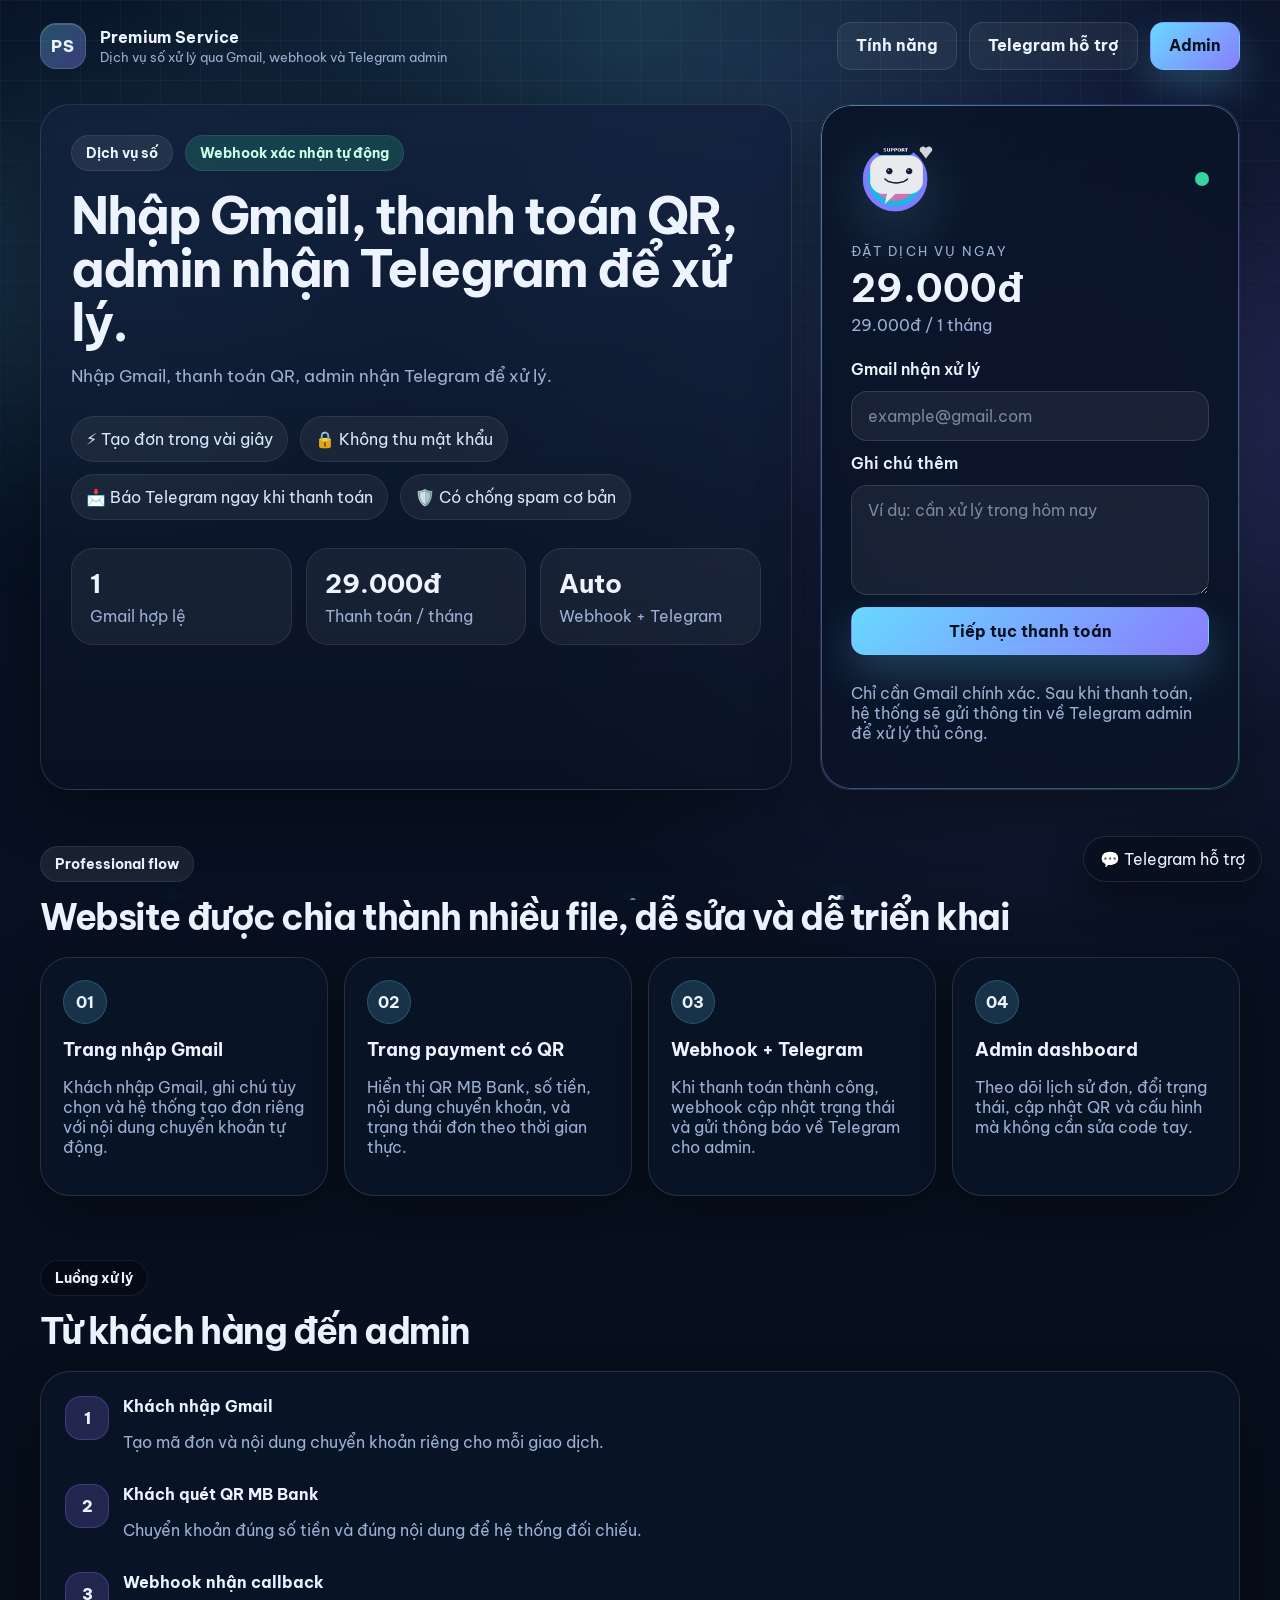
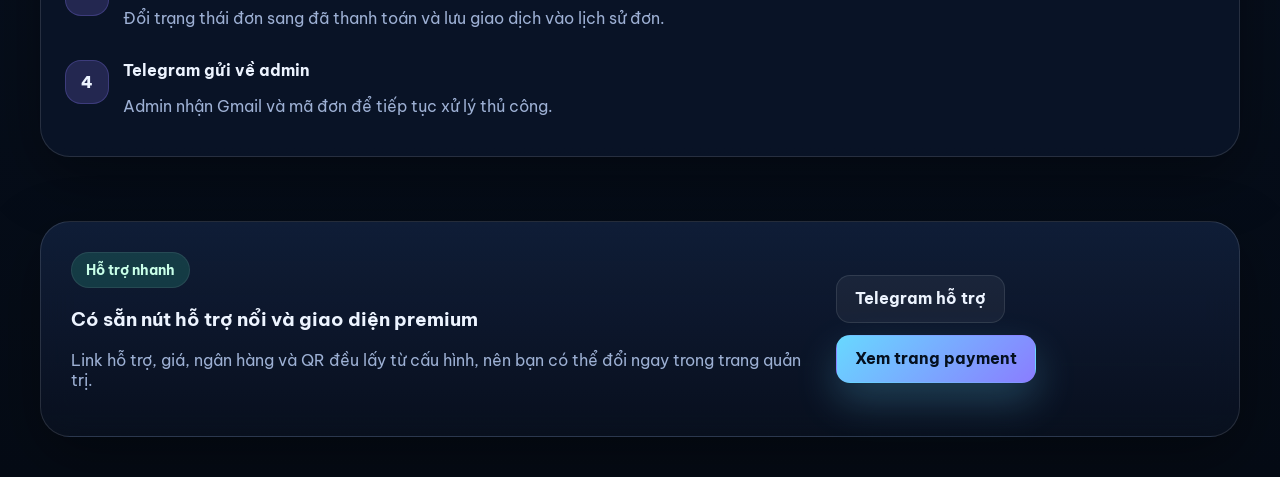
<file: goi-dich-vu-telegram-site/index.html>
<!DOCTYPE html>
<html lang="vi">
<head>
  <meta charset="UTF-8" />
  <meta name="viewport" content="width=device-width, initial-scale=1.0" />
  <title>Premium Service | Đặt dịch vụ qua Gmail</title>
  <meta name="description" content="Website dịch vụ số với quy trình nhập Gmail, thanh toán QR, webhook xác nhận và gửi Telegram cho admin." />
  <link rel="preconnect" href="https://fonts.googleapis.com" />
  <link rel="preconnect" href="https://fonts.gstatic.com" crossorigin />
  <link href="https://fonts.googleapis.com/css2?family=Be+Vietnam+Pro:wght@400;500;600;700;800&display=swap" rel="stylesheet" />
  <link rel="stylesheet" href="css/style.css" />
</head>
<body data-page="landing">
  <div class="page-shell">
    <div class="bg-grid"></div>
    <div class="glow glow-a"></div>
    <div class="glow glow-b"></div>
    <div class="sparkles" id="sparkles"></div>

    <header class="site-header wrap">
      <a class="brand" href="index.html">
        <span class="brand-mark">PS</span>
        <span>
          <strong data-config="site_name">Premium Service</strong>
          <small data-config="site_tagline">Dịch vụ số xử lý qua Gmail, webhook và Telegram admin</small>
        </span>
      </a>
      <nav class="header-actions">
        <a class="ghost-btn" href="#features">Tính năng</a>
        <a class="ghost-btn support-link" href="https://t.me/your_support" target="_blank" rel="noreferrer">Hỗ trợ</a>
        <a class="primary-btn" href="admin.html">Admin</a>
      </nav>
    </header>

    <main>
      <section class="hero wrap">
        <div class="hero-copy card blur-card">
          <div class="hero-badges">
            <span class="badge">Dịch vụ số</span>
            <span class="badge badge-success" data-config="hero_badge">Webhook xác nhận tự động</span>
          </div>
          <h1>Nhập Gmail, thanh toán QR, admin nhận Telegram để xử lý.</h1>
          <p class="lead" data-config="cta_subtitle">Nhập Gmail, thanh toán QR, admin nhận Telegram để xử lý.</p>

          <div class="hero-pills">
            <span>⚡ Tạo đơn trong vài giây</span>
            <span>🔒 Không thu mật khẩu</span>
            <span>📩 Báo Telegram ngay khi thanh toán</span>
            <span>🛡️ Có chống spam cơ bản</span>
          </div>

          <div class="metrics-grid">
            <article class="metric-card">
              <strong>1</strong>
              <span>Gmail hợp lệ</span>
            </article>
            <article class="metric-card">
              <strong data-price-text>29.000đ</strong>
              <span>Thanh toán / tháng</span>
            </article>
            <article class="metric-card">
              <strong>Auto</strong>
              <span>Webhook + Telegram</span>
            </article>
          </div>
        </div>

        <aside class="order-card card gradient-border" id="orderSection">
          <div class="sticker-ring">
            <img class="sticker floating" src="img/sticker-support.png" alt="Sticker hỗ trợ" />
            <span class="pulse-dot"></span>
          </div>
          <p class="eyebrow">Đặt dịch vụ ngay</p>
          <h2 data-price-text>29.000đ</h2>
          <p class="sub-price" data-config="plan_name">29.000đ / 1 tháng</p>

          <form id="orderForm" class="order-form" novalidate>
            <label for="email">Gmail nhận xử lý</label>
            <input id="email" name="email" type="email" placeholder="example@gmail.com" autocomplete="email" required />

            <label for="note">Ghi chú thêm</label>
            <textarea id="note" name="note" rows="3" placeholder="Ví dụ: cần xử lý trong hôm nay"></textarea>

            <input id="websiteTrap" name="website" type="text" autocomplete="off" tabindex="-1" class="trap-field" aria-hidden="true" />

            <button type="submit" class="primary-btn full">Tiếp tục thanh toán</button>
            <p class="form-note">Chỉ cần Gmail chính xác. Sau khi thanh toán, hệ thống sẽ gửi thông tin về Telegram admin để xử lý thủ công.</p>
            <p class="inline-error" id="formError" hidden></p>
          </form>
        </aside>
      </section>

      <section class="overview wrap" id="features">
        <div class="section-head">
          <span class="badge">Professional flow</span>
          <h3>Website được chia thành nhiều file, dễ sửa và dễ triển khai</h3>
        </div>
        <div class="feature-grid">
          <article class="feature-card card">
            <span class="icon-circle">01</span>
            <h4>Trang nhập Gmail</h4>
            <p>Khách nhập Gmail, ghi chú tùy chọn và hệ thống tạo đơn riêng với nội dung chuyển khoản tự động.</p>
          </article>
          <article class="feature-card card">
            <span class="icon-circle">02</span>
            <h4>Trang payment có QR</h4>
            <p>Hiển thị QR MB Bank, số tiền, nội dung chuyển khoản, và trạng thái đơn theo thời gian thực.</p>
          </article>
          <article class="feature-card card">
            <span class="icon-circle">03</span>
            <h4>Webhook + Telegram</h4>
            <p>Khi thanh toán thành công, webhook cập nhật trạng thái và gửi thông báo về Telegram cho admin.</p>
          </article>
          <article class="feature-card card">
            <span class="icon-circle">04</span>
            <h4>Admin dashboard</h4>
            <p>Theo dõi lịch sử đơn, đổi trạng thái, cập nhật QR và cấu hình mà không cần sửa code tay.</p>
          </article>
        </div>
      </section>

      <section class="timeline wrap">
        <div class="section-head">
          <span class="badge badge-dark">Luồng xử lý</span>
          <h3>Từ khách hàng đến admin</h3>
        </div>
        <div class="flow-list card">
          <div class="flow-item">
            <span>1</span>
            <div>
              <strong>Khách nhập Gmail</strong>
              <p>Tạo mã đơn và nội dung chuyển khoản riêng cho mỗi giao dịch.</p>
            </div>
          </div>
          <div class="flow-item">
            <span>2</span>
            <div>
              <strong>Khách quét QR MB Bank</strong>
              <p>Chuyển khoản đúng số tiền và đúng nội dung để hệ thống đối chiếu.</p>
            </div>
          </div>
          <div class="flow-item">
            <span>3</span>
            <div>
              <strong>Webhook nhận callback</strong>
              <p>Đổi trạng thái đơn sang đã thanh toán và lưu giao dịch vào lịch sử đơn.</p>
            </div>
          </div>
          <div class="flow-item">
            <span>4</span>
            <div>
              <strong>Telegram gửi về admin</strong>
              <p>Admin nhận Gmail và mã đơn để tiếp tục xử lý thủ công.</p>
            </div>
          </div>
        </div>
      </section>

      <section class="support wrap">
        <div class="support-card card blur-card">
          <div>
            <span class="badge badge-success">Hỗ trợ nhanh</span>
            <h3>Có sẵn nút hỗ trợ nổi và giao diện premium</h3>
            <p>Link hỗ trợ, giá, ngân hàng và QR đều lấy từ cấu hình, nên bạn có thể đổi ngay trong trang quản trị.</p>
          </div>
          <div class="support-actions">
            <a class="ghost-btn support-link" href="https://t.me/your_support" target="_blank" rel="noreferrer">Nhắn hỗ trợ</a>
            <a class="primary-btn" href="payment.html">Xem trang payment</a>
          </div>
        </div>
      </section>
    </main>

    <a class="floating-support support-link" href="https://t.me/your_support" target="_blank" rel="noreferrer">💬 Hỗ trợ ngay</a>
  </div>
  <script src="js/app.js"></script>
</body>
</html>
</file>
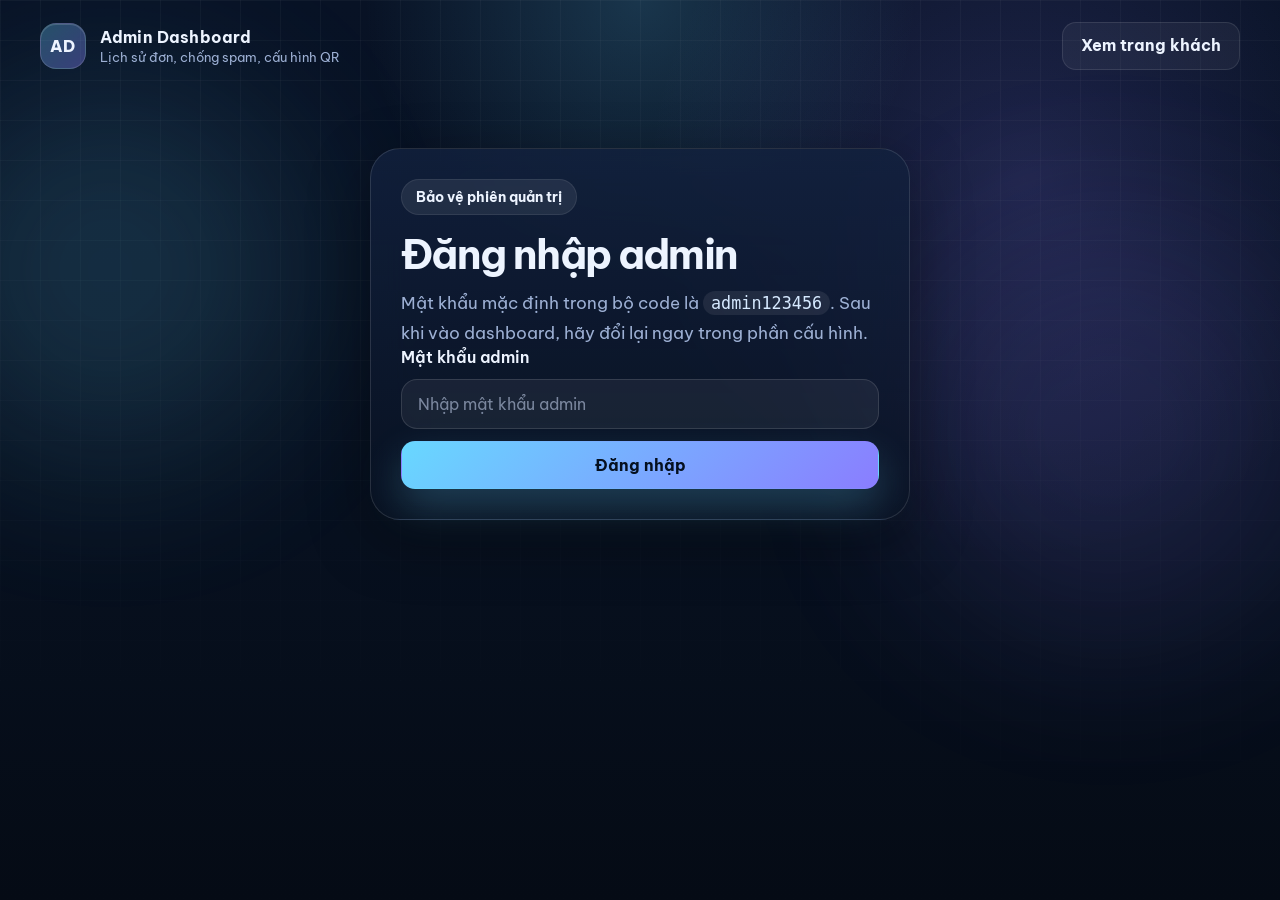
<file: goi-dich-vu-telegram-site/admin.html>
<!DOCTYPE html>
<html lang="vi">
<head>
  <meta charset="UTF-8" />
  <meta name="viewport" content="width=device-width, initial-scale=1.0" />
  <title>Admin Dashboard | Premium Service</title>
  <link rel="preconnect" href="https://fonts.googleapis.com" />
  <link rel="preconnect" href="https://fonts.gstatic.com" crossorigin />
  <link href="https://fonts.googleapis.com/css2?family=Be+Vietnam+Pro:wght@400;500;600;700;800&display=swap" rel="stylesheet" />
  <link rel="stylesheet" href="css/style.css" />
  <link rel="stylesheet" href="css/admin.css" />
</head>
<body data-page="admin">
  <div class="page-shell admin-shell">
    <div class="bg-grid"></div>
    <div class="glow glow-a"></div>
    <div class="glow glow-b"></div>

    <header class="site-header wrap compact admin-topbar">
      <a class="brand" href="index.html">
        <span class="brand-mark">AD</span>
        <span>
          <strong>Admin Dashboard</strong>
          <small>Lịch sử đơn, chống spam, cấu hình QR</small>
        </span>
      </a>
      <div class="header-actions">
        <a class="ghost-btn" href="index.html">Xem trang khách</a>
        <button class="ghost-btn" id="logoutBtn" hidden>Đăng xuất</button>
      </div>
    </header>

    <main class="wrap admin-layout">
      <section id="adminLoginCard" class="card blur-card admin-login-card">
        <span class="badge">Bảo vệ phiên quản trị</span>
        <h1>Đăng nhập admin</h1>
        <p class="lead">Mật khẩu mặc định trong bộ code là <code>admin123456</code>. Sau khi vào dashboard, hãy đổi lại ngay trong phần cấu hình.</p>
        <form id="adminLoginForm" class="admin-login-form" novalidate>
          <label for="adminPassword">Mật khẩu admin</label>
          <input id="adminPassword" type="password" placeholder="Nhập mật khẩu admin" autocomplete="current-password" required />
          <button type="submit" class="primary-btn full">Đăng nhập</button>
          <p id="adminLoginError" class="inline-error" hidden></p>
        </form>
      </section>

      <section id="adminDashboard" class="admin-dashboard" hidden>
        <div class="admin-grid">
          <aside class="admin-sidebar card">
            <div>
              <p class="eyebrow">Điều hướng</p>
              <h2>Quản trị hệ thống</h2>
            </div>
            <nav class="admin-nav">
              <button class="admin-nav-link active" data-tab="overview">Tổng quan</button>
              <button class="admin-nav-link" data-tab="orders">Lịch sử đơn</button>
              <button class="admin-nav-link" data-tab="settings">Cấu hình & QR</button>
            </nav>
            <div class="sidebar-note">
              <strong>Mẹo:</strong>
              <p>Khi webhook báo paid, bạn có thể đổi sang <em>processing</em> hoặc <em>completed</em> để dễ theo dõi tiến độ xử lý.</p>
            </div>
          </aside>

          <div class="admin-content">
            <section class="admin-tab active" id="tab-overview">
              <div class="admin-cards" id="statsGrid"></div>
              <div class="admin-panels two-col">
                <article class="card panel-card">
                  <div class="panel-head">
                    <h3>Đơn mới gần đây</h3>
                    <button class="ghost-btn small-btn" id="refreshOverviewBtn">Làm mới</button>
                  </div>
                  <div class="table-wrap">
                    <table class="admin-table">
                      <thead>
                        <tr>
                          <th>Mã đơn</th>
                          <th>Gmail</th>
                          <th>Trạng thái</th>
                          <th>Số tiền</th>
                        </tr>
                      </thead>
                      <tbody id="recentOrdersBody"></tbody>
                    </table>
                  </div>
                </article>

                <article class="card panel-card quick-tools">
                  <div class="panel-head">
                    <h3>Công cụ nhanh</h3>
                  </div>
                  <div class="quick-tool-grid">
                    <button class="ghost-btn" id="testTelegramBtn">Test Telegram</button>
                    <a class="ghost-btn" href="payment.html" target="_blank" rel="noreferrer">Mở payment</a>
                    <a class="ghost-btn" href="index.html" target="_blank" rel="noreferrer">Mở landing</a>
                  </div>
                  <p class="form-note">Test Telegram sẽ gửi một tin nhắn mẫu để xác nhận bot và chat id đã cấu hình đúng.</p>
                </article>
              </div>
            </section>

            <section class="admin-tab" id="tab-orders">
              <article class="card panel-card">
                <div class="panel-head stack-mobile">
                  <div>
                    <h3>Lịch sử đơn hàng</h3>
                    <p class="subtle">Tìm theo Gmail, mã đơn, ghi chú hoặc mã giao dịch.</p>
                  </div>
                  <button class="ghost-btn small-btn" id="refreshOrdersBtn">Làm mới</button>
                </div>
                <form id="orderFilterForm" class="toolbar">
                  <input type="search" id="orderSearch" placeholder="Tìm kiếm Gmail / mã đơn / mã GD" />
                  <select id="orderStatusFilter">
                    <option value="all">Tất cả trạng thái</option>
                    <option value="pending">Pending</option>
                    <option value="paid">Paid</option>
                    <option value="processing">Processing</option>
                    <option value="completed">Completed</option>
                    <option value="cancelled">Cancelled</option>
                  </select>
                  <button type="submit" class="primary-btn">Lọc</button>
                </form>

                <div class="table-wrap">
                  <table class="admin-table">
                    <thead>
                      <tr>
                        <th>Mã đơn</th>
                        <th>Gmail</th>
                        <th>Thời gian</th>
                        <th>Trạng thái</th>
                        <th>Số tiền</th>
                        <th>Hành động</th>
                      </tr>
                    </thead>
                    <tbody id="ordersTableBody"></tbody>
                  </table>
                </div>

                <div class="pagination-bar">
                  <button class="ghost-btn small-btn" id="prevPageBtn">Trang trước</button>
                  <span id="paginationLabel">Trang 1 / 1</span>
                  <button class="ghost-btn small-btn" id="nextPageBtn">Trang sau</button>
                </div>
              </article>

              <article class="card panel-card order-editor">
                <div class="panel-head">
                  <h3>Cập nhật đơn được chọn</h3>
                </div>
                <form id="orderActionForm" class="settings-form" novalidate>
                  <label for="selectedOrderId">Mã đơn</label>
                  <input id="selectedOrderId" type="text" placeholder="Chọn đơn từ bảng phía trên" readonly />

                  <label for="selectedOrderStatus">Trạng thái</label>
                  <select id="selectedOrderStatus">
                    <option value="pending">Pending</option>
                    <option value="paid">Paid</option>
                    <option value="processing">Processing</option>
                    <option value="completed">Completed</option>
                    <option value="cancelled">Cancelled</option>
                  </select>

                  <label for="selectedOrderNote">Ghi chú admin</label>
                  <textarea id="selectedOrderNote" rows="4" placeholder="Ví dụ: đã nhận xử lý, đợi hoàn tất"></textarea>

                  <div class="settings-actions">
                    <button type="submit" class="primary-btn">Lưu trạng thái</button>
                    <button type="button" class="ghost-btn" id="resendTelegramBtn">Gửi lại Telegram</button>
                  </div>
                  <p id="orderActionMessage" class="form-note"></p>
                </form>
              </article>
            </section>

            <section class="admin-tab" id="tab-settings">
              <article class="card panel-card">
                <div class="panel-head">
                  <h3>Cấu hình giao diện, thanh toán và Telegram</h3>
                </div>
                <form id="settingsForm" class="settings-form" enctype="multipart/form-data" novalidate>
                  <div class="settings-grid">
                    <div>
                      <label for="siteName">Tên site</label>
                      <input id="siteName" name="site_name" type="text" />
                    </div>
                    <div>
                      <label for="siteTagline">Tagline</label>
                      <input id="siteTagline" name="site_tagline" type="text" />
                    </div>
                    <div>
                      <label for="price">Giá tiền</label>
                      <input id="price" name="price" type="number" min="0" />
                    </div>
                    <div>
                      <label for="planName">Tên gói</label>
                      <input id="planName" name="plan_name" type="text" />
                    </div>
                    <div>
                      <label for="bankName">Ngân hàng</label>
                      <input id="bankName" name="bank_name" type="text" />
                    </div>
                    <div>
                      <label for="bankAccountName">Chủ tài khoản</label>
                      <input id="bankAccountName" name="bank_account_name" type="text" />
                    </div>
                    <div>
                      <label for="bankAccountNumber">Số tài khoản</label>
                      <input id="bankAccountNumber" name="bank_account_number" type="text" />
                    </div>
                    <div>
                      <label for="supportLabel">Tên nút hỗ trợ</label>
                      <input id="supportLabel" name="support_label" type="text" />
                    </div>
                    <div>
                      <label for="supportLink">Link hỗ trợ</label>
                      <input id="supportLink" name="support_link" type="url" />
                    </div>
                    <div>
                      <label for="heroBadge">Badge nổi bật</label>
                      <input id="heroBadge" name="hero_badge" type="text" />
                    </div>
                    <div class="full-span">
                      <label for="ctaSubtitle">Mô tả CTA</label>
                      <input id="ctaSubtitle" name="cta_subtitle" type="text" />
                    </div>
                    <div>
                      <label for="telegramToken">Telegram bot token</label>
                      <input id="telegramToken" name="telegram_bot_token" type="text" />
                    </div>
                    <div>
                      <label for="telegramChatId">Telegram chat id</label>
                      <input id="telegramChatId" name="telegram_chat_id" type="text" />
                    </div>
                    <div>
                      <label for="webhookSecret">Webhook secret</label>
                      <input id="webhookSecret" name="webhook_secret" type="text" />
                    </div>
                    <div>
                      <label for="newAdminPassword">Mật khẩu admin mới</label>
                      <input id="newAdminPassword" name="new_admin_password" type="password" placeholder="Để trống nếu không đổi" />
                    </div>
                    <div class="full-span">
                      <label for="qrImage">Upload QR mới</label>
                      <input id="qrImage" name="qr_image" type="file" accept="image/png,image/jpeg,image/webp" />
                    </div>
                  </div>

                  <div class="settings-preview">
                    <div>
                      <span>QR hiện tại</span>
                      <img id="settingsQrPreview" src="img/mbbank-qr.png" alt="QR hiện tại" />
                    </div>
                  </div>

                  <div class="settings-actions">
                    <button type="submit" class="primary-btn">Lưu cấu hình</button>
                  </div>
                  <p id="settingsMessage" class="form-note"></p>
                </form>
              </article>
            </section>
          </div>
        </div>
      </section>
    </main>

    <div class="toast" id="toast"></div>
  </div>
  <script src="js/admin.js"></script>
</body>
</html>
</file>
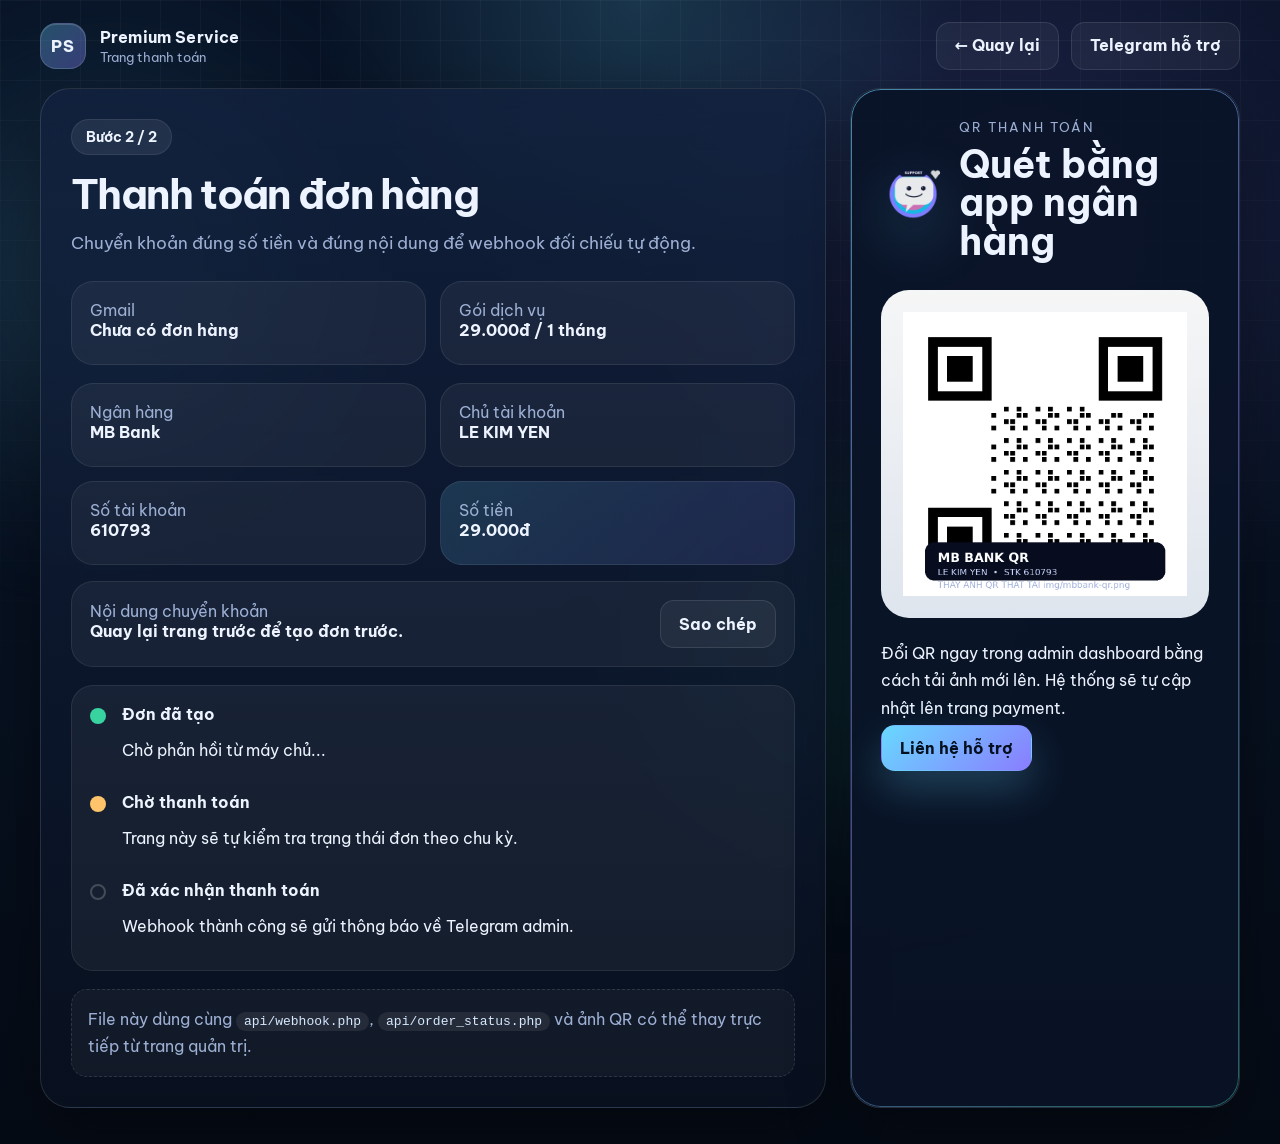
<file: goi-dich-vu-telegram-site/payment.html>
<!DOCTYPE html>
<html lang="vi">
<head>
  <meta charset="UTF-8" />
  <meta name="viewport" content="width=device-width, initial-scale=1.0" />
  <title>Payment | Premium Service</title>
  <link rel="preconnect" href="https://fonts.googleapis.com" />
  <link rel="preconnect" href="https://fonts.gstatic.com" crossorigin />
  <link href="https://fonts.googleapis.com/css2?family=Be+Vietnam+Pro:wght@400;500;600;700;800&display=swap" rel="stylesheet" />
  <link rel="stylesheet" href="css/style.css" />
</head>
<body data-page="payment">
  <div class="page-shell">
    <div class="bg-grid"></div>
    <div class="glow glow-a"></div>
    <div class="glow glow-c"></div>
    <div class="sparkles" id="sparkles"></div>

    <header class="site-header wrap compact">
      <a class="brand" href="index.html">
        <span class="brand-mark">PS</span>
        <span>
          <strong data-config="site_name">Premium Service</strong>
          <small>Trang thanh toán</small>
        </span>
      </a>
      <div class="header-actions">
        <a class="ghost-btn" href="index.html">← Quay lại</a>
        <a class="ghost-btn support-link" href="https://t.me/your_support" target="_blank" rel="noreferrer">Hỗ trợ</a>
      </div>
    </header>

    <main class="wrap payment-grid">
      <section class="card blur-card pay-main">
        <span class="badge">Bước 2 / 2</span>
        <h1>Thanh toán đơn hàng</h1>
        <p class="lead">Chuyển khoản đúng số tiền và đúng nội dung để webhook đối chiếu tự động.</p>

        <div class="summary-grid">
          <div class="summary-box">
            <span>Gmail</span>
            <strong id="summaryEmail">Đang tải...</strong>
          </div>
          <div class="summary-box">
            <span>Gói dịch vụ</span>
            <strong data-config="plan_name">29.000đ / 1 tháng</strong>
          </div>
        </div>

        <div class="bank-grid">
          <article class="bank-card">
            <span>Ngân hàng</span>
            <strong data-config="bank_name">MB Bank</strong>
          </article>
          <article class="bank-card">
            <span>Chủ tài khoản</span>
            <strong data-config="bank_account_name">LE KIM YEN</strong>
          </article>
          <article class="bank-card">
            <span>Số tài khoản</span>
            <strong data-config="bank_account_number">610793</strong>
          </article>
          <article class="bank-card accent">
            <span>Số tiền</span>
            <strong data-price-text>29.000đ</strong>
          </article>
        </div>

        <div class="transfer-card">
          <div>
            <span>Nội dung chuyển khoản</span>
            <strong id="transferContent">Đang tạo mã đơn...</strong>
          </div>
          <button type="button" class="ghost-btn" id="copyTransfer">Sao chép</button>
        </div>

        <div class="status-card">
          <div class="status-row done">
            <i></i>
            <div>
              <strong>Đơn đã tạo</strong>
              <p id="orderIdText">Chờ phản hồi từ máy chủ...</p>
            </div>
          </div>
          <div class="status-row active" id="statusWaiting">
            <i></i>
            <div>
              <strong>Chờ thanh toán</strong>
              <p>Trang này sẽ tự kiểm tra trạng thái đơn theo chu kỳ.</p>
            </div>
          </div>
          <div class="status-row" id="statusSuccess">
            <i></i>
            <div>
              <strong>Đã xác nhận thanh toán</strong>
              <p>Webhook thành công sẽ gửi thông báo về Telegram admin.</p>
            </div>
          </div>
        </div>

        <div class="helper-note">
          File này dùng cùng <code>api/webhook.php</code>, <code>api/order_status.php</code> và ảnh QR có thể thay trực tiếp từ trang quản trị.
        </div>
      </section>

      <aside class="card qr-panel gradient-border">
        <div class="qr-head">
          <img src="img/sticker-support.png" alt="Sticker" class="sticker small floating" />
          <div>
            <p class="eyebrow">QR thanh toán</p>
            <h2>Quét bằng app ngân hàng</h2>
          </div>
        </div>

        <div class="qr-card">
          <img id="qrImage" src="img/mbbank-qr.png" alt="QR thanh toán" class="qr-image" />
        </div>

        <div class="qr-foot">
          <p>Đổi QR ngay trong admin dashboard bằng cách tải ảnh mới lên. Hệ thống sẽ tự cập nhật lên trang payment.</p>
          <a class="primary-btn full support-link" href="https://t.me/your_support" target="_blank" rel="noreferrer">Liên hệ hỗ trợ</a>
        </div>
      </aside>
    </main>

    <div class="toast" id="toast"></div>
  </div>
  <script src="js/app.js"></script>
</body>
</html>
</file>
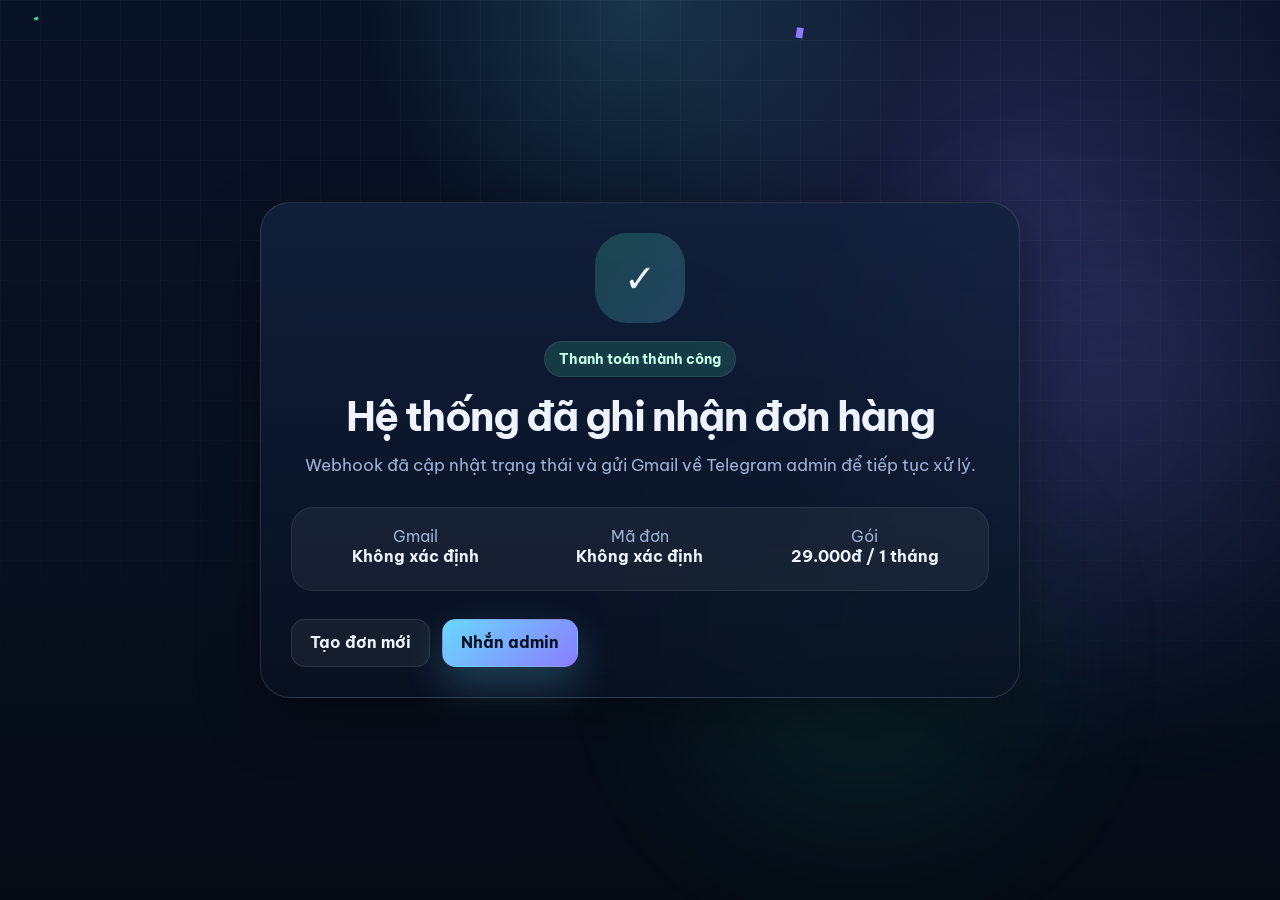
<file: goi-dich-vu-telegram-site/success.html>
<!DOCTYPE html>
<html lang="vi">
<head>
  <meta charset="UTF-8" />
  <meta name="viewport" content="width=device-width, initial-scale=1.0" />
  <title>Thanh toán thành công</title>
  <link rel="preconnect" href="https://fonts.googleapis.com" />
  <link rel="preconnect" href="https://fonts.gstatic.com" crossorigin />
  <link href="https://fonts.googleapis.com/css2?family=Be+Vietnam+Pro:wght@400;500;600;700;800&display=swap" rel="stylesheet" />
  <link rel="stylesheet" href="css/style.css" />
</head>
<body data-page="success">
  <canvas id="confettiCanvas"></canvas>
  <div class="page-shell success-shell">
    <div class="bg-grid"></div>
    <div class="glow glow-b"></div>
    <div class="glow glow-c"></div>

    <main class="wrap success-layout">
      <section class="card blur-card success-card">
        <div class="success-icon">✓</div>
        <span class="badge badge-success">Thanh toán thành công</span>
        <h1>Hệ thống đã ghi nhận đơn hàng</h1>
        <p class="lead">Webhook đã cập nhật trạng thái và gửi Gmail về Telegram admin để tiếp tục xử lý.</p>

        <div class="success-summary">
          <div>
            <span>Gmail</span>
            <strong id="doneEmail">Đang tải...</strong>
          </div>
          <div>
            <span>Mã đơn</span>
            <strong id="doneOrderId">Đang tải...</strong>
          </div>
          <div>
            <span>Gói</span>
            <strong data-config="plan_name">29.000đ / 1 tháng</strong>
          </div>
        </div>

        <div class="support-actions">
          <a class="ghost-btn" href="index.html">Tạo đơn mới</a>
          <a class="primary-btn support-link" href="https://t.me/your_support" target="_blank" rel="noreferrer">Nhắn admin</a>
        </div>
      </section>
    </main>
  </div>
  <script src="js/app.js"></script>
</body>
</html>
</file>
<file: goi-dich-vu-telegram-site/css/style.css>
:root {
  --bg: #081225;
  --bg-soft: #0d1930;
  --card: rgba(12, 23, 45, 0.72);
  --card-strong: rgba(10, 20, 40, 0.92);
  --line: rgba(255, 255, 255, 0.12);
  --text: #edf4ff;
  --muted: #9db0d4;
  --accent: #68d8ff;
  --accent-2: #8a7dff;
  --success: #38d39f;
  --warning: #ffc46b;
  --danger: #ff6e8a;
  --shadow: 0 20px 60px rgba(0, 0, 0, 0.35);
  --radius-xl: 30px;
  --radius-lg: 22px;
  --radius-md: 16px;
  --radius-sm: 12px;
  --wrap: min(1200px, calc(100vw - 40px));
}

* {
  box-sizing: border-box;
}

html {
  scroll-behavior: smooth;
}

body {
  margin: 0;
  min-height: 100vh;
  background:
    radial-gradient(circle at top, rgba(104, 216, 255, 0.18), transparent 25%),
    radial-gradient(circle at 80% 20%, rgba(138, 125, 255, 0.18), transparent 30%),
    linear-gradient(180deg, #081225 0%, #07101f 60%, #050b15 100%);
  color: var(--text);
  font-family: 'Be Vietnam Pro', system-ui, -apple-system, BlinkMacSystemFont, 'Segoe UI', sans-serif;
  overflow-x: hidden;
}

a {
  color: inherit;
  text-decoration: none;
}

button,
input,
textarea,
select {
  font: inherit;
}

button {
  cursor: pointer;
}

img {
  max-width: 100%;
  display: block;
}

code {
  padding: 2px 8px;
  border-radius: 999px;
  background: rgba(255, 255, 255, 0.08);
  color: #d6e9ff;
}

.page-shell {
  position: relative;
  min-height: 100vh;
  isolation: isolate;
}

.wrap {
  width: var(--wrap);
  margin: 0 auto;
}

.bg-grid {
  position: fixed;
  inset: 0;
  z-index: -3;
  background-image:
    linear-gradient(rgba(255, 255, 255, 0.035) 1px, transparent 1px),
    linear-gradient(90deg, rgba(255, 255, 255, 0.035) 1px, transparent 1px);
  background-size: 40px 40px;
  mask-image: linear-gradient(180deg, rgba(0, 0, 0, 0.95), transparent 90%);
}

.glow {
  position: fixed;
  z-index: -2;
  border-radius: 999px;
  filter: blur(90px);
  opacity: 0.7;
  pointer-events: none;
}

.glow-a {
  width: 380px;
  height: 380px;
  background: rgba(104, 216, 255, 0.22);
  top: 80px;
  left: -80px;
}

.glow-b {
  width: 420px;
  height: 420px;
  background: rgba(138, 125, 255, 0.2);
  right: -40px;
  top: 220px;
}

.glow-c {
  width: 320px;
  height: 320px;
  background: rgba(56, 211, 159, 0.16);
  bottom: 80px;
  right: 20%;
}

.sparkles {
  position: fixed;
  inset: 0;
  z-index: -1;
  pointer-events: none;
  overflow: hidden;
}

.sparkle {
  position: absolute;
  width: 6px;
  height: 6px;
  border-radius: 50%;
  background: linear-gradient(135deg, rgba(255, 255, 255, 0.9), rgba(104, 216, 255, 0.6));
  box-shadow: 0 0 20px rgba(104, 216, 255, 0.9);
  animation: rise linear infinite;
}

@keyframes rise {
  from {
    transform: translate3d(0, 0, 0) scale(0.7);
    opacity: 0;
  }
  20% {
    opacity: 1;
  }
  to {
    transform: translate3d(0, -125vh, 0) scale(1.2);
    opacity: 0;
  }
}

.site-header {
  display: flex;
  align-items: center;
  justify-content: space-between;
  gap: 16px;
  padding: 22px 0;
}

.site-header.compact {
  padding-bottom: 10px;
}

.brand {
  display: inline-flex;
  align-items: center;
  gap: 14px;
  min-width: 0;
}

.brand span:last-child {
  display: flex;
  flex-direction: column;
  gap: 2px;
  min-width: 0;
}

.brand strong {
  font-size: 1rem;
  letter-spacing: 0.01em;
}

.brand small {
  color: var(--muted);
  white-space: nowrap;
  overflow: hidden;
  text-overflow: ellipsis;
}

.brand-mark {
  width: 46px;
  height: 46px;
  display: grid;
  place-items: center;
  border-radius: 16px;
  background: linear-gradient(135deg, rgba(104, 216, 255, 0.3), rgba(138, 125, 255, 0.36));
  border: 1px solid rgba(255, 255, 255, 0.14);
  box-shadow: inset 0 1px 0 rgba(255, 255, 255, 0.15);
  font-weight: 800;
  letter-spacing: 0.08em;
}

.header-actions {
  display: flex;
  align-items: center;
  gap: 12px;
  flex-wrap: wrap;
}

.card,
.blur-card,
.gradient-border {
  position: relative;
  border-radius: var(--radius-xl);
  border: 1px solid var(--line);
  background: var(--card-strong);
  box-shadow: var(--shadow);
}

.blur-card {
  background: linear-gradient(180deg, rgba(18, 33, 62, 0.82), rgba(10, 18, 34, 0.72));
  backdrop-filter: blur(18px);
}

.gradient-border::before {
  content: '';
  position: absolute;
  inset: 0;
  border-radius: inherit;
  padding: 1px;
  background: linear-gradient(135deg, rgba(104, 216, 255, 0.6), rgba(138, 125, 255, 0.5), rgba(56, 211, 159, 0.45));
  -webkit-mask: linear-gradient(#fff 0 0) content-box, linear-gradient(#fff 0 0);
  -webkit-mask-composite: xor;
          mask-composite: exclude;
  pointer-events: none;
}

.hero {
  display: grid;
  grid-template-columns: minmax(0, 1.15fr) minmax(320px, 420px);
  gap: 28px;
  align-items: stretch;
  padding-top: 12px;
  padding-bottom: 32px;
}

.hero-copy,
.order-card,
.pay-main,
.qr-panel,
.success-card,
.support-card {
  padding: 30px;
}

.hero-badges,
.hero-pills,
.support-actions,
.quick-tool-grid,
.settings-actions {
  display: flex;
  flex-wrap: wrap;
  gap: 12px;
}

.badge {
  display: inline-flex;
  align-items: center;
  justify-content: center;
  min-height: 34px;
  padding: 8px 14px;
  border-radius: 999px;
  font-size: 0.88rem;
  font-weight: 700;
  background: rgba(255, 255, 255, 0.08);
  border: 1px solid rgba(255, 255, 255, 0.08);
}

.badge-success {
  background: rgba(56, 211, 159, 0.18);
  color: #c8ffe8;
}

.badge-dark {
  background: rgba(5, 11, 21, 0.8);
}

.hero h1,
.pay-main h1,
.success-card h1,
.admin-login-card h1 {
  margin: 18px 0 12px;
  font-size: clamp(2.2rem, 4vw, 4.1rem);
  line-height: 1.04;
  letter-spacing: -0.04em;
}

.pay-main h1,
.success-card h1,
.admin-login-card h1 {
  font-size: clamp(2rem, 3.2vw, 3rem);
}

.lead {
  margin: 0;
  max-width: 720px;
  color: var(--muted);
  font-size: 1.05rem;
  line-height: 1.75;
}

.hero-pills {
  margin-top: 26px;
}

.hero-pills span,
.feature-pill {
  padding: 12px 14px;
  border-radius: 999px;
  background: rgba(255, 255, 255, 0.06);
  color: #d8e9ff;
  border: 1px solid rgba(255, 255, 255, 0.08);
}

.metrics-grid {
  display: grid;
  grid-template-columns: repeat(3, minmax(0, 1fr));
  gap: 14px;
  margin-top: 28px;
}

.metric-card {
  padding: 18px;
  border-radius: var(--radius-lg);
  background: rgba(255, 255, 255, 0.05);
  border: 1px solid rgba(255, 255, 255, 0.09);
}

.metric-card strong {
  display: block;
  font-size: clamp(1.35rem, 2vw, 1.8rem);
  margin-bottom: 6px;
}

.metric-card span,
.summary-box span,
.bank-card span,
.transfer-card span,
.success-summary span,
.eyebrow,
.panel-head p,
.sub-price,
.form-note,
.helper-note,
.support-card p,
.flow-item p,
.feature-card p,
.summary-label {
  color: var(--muted);
}

.order-card {
  overflow: hidden;
}

.eyebrow {
  margin: 0;
  font-size: 0.82rem;
  text-transform: uppercase;
  letter-spacing: 0.16em;
}

.order-card h2,
.qr-head h2 {
  margin: 10px 0 8px;
  font-size: clamp(2rem, 3vw, 3rem);
  line-height: 1;
}

.sub-price {
  margin-top: 0;
  margin-bottom: 24px;
}

.sticker-ring {
  display: flex;
  align-items: center;
  justify-content: space-between;
  margin-bottom: 20px;
}

.sticker {
  width: 88px;
  filter: drop-shadow(0 20px 30px rgba(104, 216, 255, 0.24));
}

.sticker.small {
  width: 64px;
}

.floating {
  animation: floaty 4.2s ease-in-out infinite;
}

@keyframes floaty {
  0%, 100% { transform: translateY(0px); }
  50% { transform: translateY(-10px); }
}

.pulse-dot {
  width: 14px;
  height: 14px;
  border-radius: 50%;
  background: var(--success);
  box-shadow: 0 0 0 0 rgba(56, 211, 159, 0.65);
  animation: pulse 1.8s infinite;
}

@keyframes pulse {
  0% { box-shadow: 0 0 0 0 rgba(56, 211, 159, 0.55); }
  70% { box-shadow: 0 0 0 18px rgba(56, 211, 159, 0); }
  100% { box-shadow: 0 0 0 0 rgba(56, 211, 159, 0); }
}

.order-form,
.admin-login-form,
.settings-form {
  display: grid;
  gap: 12px;
}

label {
  font-weight: 600;
}

input,
textarea,
select {
  width: 100%;
  padding: 14px 16px;
  border-radius: var(--radius-md);
  border: 1px solid rgba(255, 255, 255, 0.12);
  background: rgba(255, 255, 255, 0.06);
  color: var(--text);
  outline: none;
  transition: border-color 0.25s ease, transform 0.25s ease, background 0.25s ease;
}

input::placeholder,
textarea::placeholder {
  color: rgba(212, 228, 255, 0.52);
}

input:focus,
textarea:focus,
select:focus {
  border-color: rgba(104, 216, 255, 0.65);
  background: rgba(255, 255, 255, 0.08);
  transform: translateY(-1px);
}

textarea {
  resize: vertical;
  min-height: 110px;
}

.trap-field {
  position: absolute;
  left: -100vw;
  opacity: 0;
  pointer-events: none;
}

.primary-btn,
.ghost-btn {
  min-height: 48px;
  padding: 12px 18px;
  border-radius: 14px;
  border: 1px solid transparent;
  transition: transform 0.25s ease, box-shadow 0.25s ease, background 0.25s ease, border-color 0.25s ease;
  font-weight: 700;
}

.primary-btn {
  background: linear-gradient(135deg, var(--accent), var(--accent-2));
  color: #05101f;
  box-shadow: 0 18px 40px rgba(104, 216, 255, 0.24);
}

.primary-btn:hover,
.ghost-btn:hover {
  transform: translateY(-2px);
}

.ghost-btn {
  background: rgba(255, 255, 255, 0.05);
  color: var(--text);
  border-color: rgba(255, 255, 255, 0.1);
}

.full {
  width: 100%;
}

.inline-error {
  margin: 0;
  padding: 12px 14px;
  border-radius: var(--radius-md);
  background: rgba(255, 110, 138, 0.1);
  border: 1px solid rgba(255, 110, 138, 0.22);
  color: #ffd5df;
}

.overview,
.timeline,
.support {
  padding: 24px 0 40px;
}

.section-head {
  margin-bottom: 18px;
}

.section-head h3 {
  margin: 12px 0 0;
  font-size: clamp(1.7rem, 2.8vw, 2.7rem);
  letter-spacing: -0.04em;
}

.feature-grid {
  display: grid;
  grid-template-columns: repeat(4, minmax(0, 1fr));
  gap: 16px;
}

.feature-card {
  padding: 22px;
}

.feature-card h4 {
  margin: 14px 0 10px;
  font-size: 1.1rem;
}

.icon-circle {
  width: 44px;
  height: 44px;
  display: grid;
  place-items: center;
  border-radius: 50%;
  background: rgba(104, 216, 255, 0.16);
  border: 1px solid rgba(104, 216, 255, 0.2);
  font-weight: 700;
}

.flow-list {
  padding: 24px;
  display: grid;
  gap: 16px;
}

.flow-item {
  display: grid;
  grid-template-columns: 44px 1fr;
  gap: 14px;
  align-items: start;
}

.flow-item span {
  width: 44px;
  height: 44px;
  display: grid;
  place-items: center;
  border-radius: 16px;
  font-weight: 800;
  background: rgba(138, 125, 255, 0.2);
  border: 1px solid rgba(138, 125, 255, 0.25);
}

.flow-item strong,
.summary-box strong,
.bank-card strong,
.transfer-card strong,
.success-summary strong,
.panel-head h3 {
  display: block;
  margin-bottom: 6px;
}

.support-card {
  display: flex;
  align-items: center;
  justify-content: space-between;
  gap: 24px;
}

.floating-support {
  position: fixed;
  right: 18px;
  bottom: 18px;
  z-index: 25;
  display: inline-flex;
  align-items: center;
  gap: 10px;
  padding: 12px 16px;
  border-radius: 999px;
  background: rgba(9, 16, 31, 0.88);
  border: 1px solid rgba(255, 255, 255, 0.1);
  box-shadow: 0 18px 35px rgba(0, 0, 0, 0.35);
}

.payment-grid {
  display: grid;
  grid-template-columns: minmax(0, 1.15fr) minmax(310px, 390px);
  gap: 24px;
  padding-top: 8px;
  padding-bottom: 36px;
}

.summary-grid,
.bank-grid {
  display: grid;
  gap: 14px;
}

.summary-grid {
  grid-template-columns: repeat(2, minmax(0, 1fr));
  margin: 24px 0 18px;
}

.summary-box,
.bank-card,
.transfer-card,
.status-card,
.success-summary {
  padding: 18px;
  border-radius: var(--radius-lg);
  background: rgba(255, 255, 255, 0.05);
  border: 1px solid rgba(255, 255, 255, 0.08);
}

.bank-grid {
  grid-template-columns: repeat(2, minmax(0, 1fr));
}

.bank-card.accent {
  background: linear-gradient(135deg, rgba(104, 216, 255, 0.16), rgba(138, 125, 255, 0.14));
}

.transfer-card {
  margin-top: 16px;
  display: flex;
  align-items: center;
  justify-content: space-between;
  gap: 14px;
}

.status-card {
  margin-top: 18px;
  display: grid;
  gap: 16px;
}

.status-row {
  display: grid;
  grid-template-columns: 18px 1fr;
  gap: 14px;
  align-items: start;
}

.status-row i {
  width: 16px;
  height: 16px;
  border-radius: 50%;
  margin-top: 4px;
  border: 2px solid rgba(255, 255, 255, 0.2);
  background: transparent;
}

.status-row.active i {
  border-color: rgba(255, 196, 107, 0.5);
  background: var(--warning);
}

.status-row.done i {
  border-color: rgba(56, 211, 159, 0.45);
  background: var(--success);
}

.helper-note {
  margin-top: 18px;
  padding: 16px;
  border-radius: var(--radius-md);
  background: rgba(255, 255, 255, 0.04);
  border: 1px dashed rgba(255, 255, 255, 0.12);
  line-height: 1.7;
}

.qr-head {
  display: flex;
  align-items: center;
  gap: 14px;
}

.qr-card {
  margin: 22px 0;
  padding: 22px;
  border-radius: 28px;
  background: linear-gradient(180deg, rgba(255, 255, 255, 0.96), rgba(241, 247, 255, 0.92));
}

.qr-image {
  width: min(100%, 320px);
  aspect-ratio: 1;
  margin: 0 auto;
  object-fit: contain;
}

.qr-foot p {
  margin-top: 0;
  line-height: 1.7;
}

.toast {
  position: fixed;
  left: 50%;
  bottom: 24px;
  transform: translate(-50%, 30px);
  opacity: 0;
  pointer-events: none;
  padding: 14px 18px;
  border-radius: 999px;
  background: rgba(10, 20, 40, 0.92);
  border: 1px solid rgba(255, 255, 255, 0.1);
  box-shadow: 0 18px 40px rgba(0, 0, 0, 0.35);
  transition: opacity 0.24s ease, transform 0.24s ease;
  z-index: 40;
}

.toast.show {
  opacity: 1;
  transform: translate(-50%, 0);
}

.success-shell {
  display: grid;
  place-items: center;
}

#confettiCanvas {
  position: fixed;
  inset: 0;
  width: 100%;
  height: 100%;
  pointer-events: none;
  z-index: 20;
}

.success-layout {
  min-height: 100vh;
  display: grid;
  place-items: center;
  padding: 40px 0;
}

.success-card {
  width: min(760px, 100%);
  text-align: center;
}

.success-icon {
  width: 90px;
  height: 90px;
  display: grid;
  place-items: center;
  margin: 0 auto 18px;
  border-radius: 32px;
  background: linear-gradient(135deg, rgba(56, 211, 159, 0.22), rgba(104, 216, 255, 0.22));
  font-size: 2.4rem;
  font-weight: 800;
}

.success-summary {
  margin: 28px 0;
  display: grid;
  grid-template-columns: repeat(3, minmax(0, 1fr));
  gap: 14px;
}

@media (max-width: 1100px) {
  .hero,
  .payment-grid,
  .feature-grid {
    grid-template-columns: 1fr 1fr;
  }

  .feature-grid {
    grid-template-columns: repeat(2, minmax(0, 1fr));
  }
}

@media (max-width: 900px) {
  .hero,
  .payment-grid,
  .support-card,
  .success-summary {
    grid-template-columns: 1fr;
  }

  .site-header,
  .support-card {
    align-items: flex-start;
  }

  .support-card {
    flex-direction: column;
  }

  .metrics-grid,
  .summary-grid,
  .bank-grid,
  .success-summary {
    grid-template-columns: 1fr;
  }
}

@media (max-width: 640px) {
  :root {
    --wrap: min(100vw - 24px, 1000px);
  }

  .site-header {
    flex-direction: column;
    align-items: stretch;
  }

  .header-actions {
    justify-content: stretch;
  }

  .header-actions a,
  .header-actions button {
    flex: 1 1 auto;
    text-align: center;
  }

  .hero-copy,
  .order-card,
  .pay-main,
  .qr-panel,
  .success-card,
  .support-card {
    padding: 22px;
  }

  .hero h1,
  .pay-main h1,
  .success-card h1,
  .admin-login-card h1 {
    font-size: 2rem;
  }

  .transfer-card {
    flex-direction: column;
    align-items: stretch;
  }

  .floating-support {
    left: 12px;
    right: 12px;
    bottom: 12px;
    justify-content: center;
  }
}
</file>
<file: goi-dich-vu-telegram-site/css/admin.css>
.admin-shell {
  padding-bottom: 50px;
}

.admin-layout {
  padding-top: 8px;
  padding-bottom: 20px;
}

.admin-topbar {
  align-items: center;
}

.admin-login-card {
  width: min(540px, 100%);
  margin: 60px auto 0;
  padding: 30px;
}

.admin-dashboard {
  margin-top: 10px;
}

.admin-grid {
  display: grid;
  grid-template-columns: 290px minmax(0, 1fr);
  gap: 22px;
}

.admin-sidebar {
  padding: 24px;
  height: fit-content;
  position: sticky;
  top: 12px;
}

.admin-sidebar h2 {
  margin: 8px 0 18px;
}

.admin-nav {
  display: grid;
  gap: 10px;
  margin-bottom: 22px;
}

.admin-nav-link {
  min-height: 46px;
  text-align: left;
  padding: 12px 14px;
  border-radius: 14px;
  border: 1px solid rgba(255, 255, 255, 0.08);
  background: rgba(255, 255, 255, 0.04);
  color: var(--text);
  font-weight: 700;
}

.admin-nav-link.active {
  background: linear-gradient(135deg, rgba(104, 216, 255, 0.18), rgba(138, 125, 255, 0.2));
  border-color: rgba(104, 216, 255, 0.2);
}

.sidebar-note {
  padding: 16px;
  border-radius: var(--radius-lg);
  background: rgba(255, 255, 255, 0.04);
  border: 1px solid rgba(255, 255, 255, 0.08);
  color: var(--muted);
  line-height: 1.7;
}

.admin-content {
  display: grid;
  gap: 20px;
}

.admin-tab {
  display: none;
}

.admin-tab.active {
  display: block;
}

.admin-cards {
  display: grid;
  grid-template-columns: repeat(4, minmax(0, 1fr));
  gap: 16px;
  margin-bottom: 18px;
}

.stat-card {
  padding: 22px;
}

.stat-card p {
  margin: 0 0 8px;
  color: var(--muted);
}

.stat-card strong {
  font-size: 1.8rem;
  letter-spacing: -0.03em;
}

.admin-panels.two-col,
#tab-orders {
  display: grid;
  grid-template-columns: minmax(0, 1.35fr) minmax(320px, 0.8fr);
  gap: 20px;
}

.panel-card {
  padding: 22px;
}

.panel-head {
  display: flex;
  align-items: center;
  justify-content: space-between;
  gap: 12px;
  margin-bottom: 16px;
}

.panel-head h3 {
  margin: 0;
  font-size: 1.2rem;
}

.stack-mobile {
  align-items: flex-start;
}

.table-wrap {
  overflow: auto;
}

.admin-table {
  width: 100%;
  border-collapse: collapse;
  min-width: 640px;
}

.admin-table th,
.admin-table td {
  padding: 14px 12px;
  border-bottom: 1px solid rgba(255, 255, 255, 0.08);
  text-align: left;
  vertical-align: top;
}

.admin-table th {
  color: #dce9ff;
  font-size: 0.9rem;
}

.admin-table td {
  color: var(--muted);
}

.admin-table tr:last-child td {
  border-bottom: none;
}

.small-btn {
  min-height: 40px;
  padding: 10px 14px;
}

.status-pill {
  display: inline-flex;
  align-items: center;
  justify-content: center;
  min-width: 96px;
  padding: 7px 12px;
  border-radius: 999px;
  font-size: 0.82rem;
  font-weight: 700;
  text-transform: uppercase;
}

.status-pending {
  background: rgba(255, 196, 107, 0.14);
  color: #ffd899;
}

.status-paid {
  background: rgba(104, 216, 255, 0.14);
  color: #b8eeff;
}

.status-processing {
  background: rgba(138, 125, 255, 0.16);
  color: #d7d1ff;
}

.status-completed {
  background: rgba(56, 211, 159, 0.16);
  color: #c6ffe8;
}

.status-cancelled {
  background: rgba(255, 110, 138, 0.14);
  color: #ffc5d1;
}

.toolbar {
  display: grid;
  grid-template-columns: minmax(0, 1fr) 220px 140px;
  gap: 12px;
  margin-bottom: 18px;
}

.pagination-bar {
  margin-top: 16px;
  display: flex;
  align-items: center;
  justify-content: space-between;
  gap: 12px;
}

.action-buttons {
  display: flex;
  flex-wrap: wrap;
  gap: 8px;
}

.action-buttons button {
  min-height: 38px;
  padding: 8px 12px;
  border-radius: 12px;
  border: 1px solid rgba(255, 255, 255, 0.08);
  background: rgba(255, 255, 255, 0.05);
  color: var(--text);
}

.settings-grid {
  display: grid;
  grid-template-columns: repeat(2, minmax(0, 1fr));
  gap: 14px;
}

.full-span {
  grid-column: 1 / -1;
}

.settings-preview {
  margin-top: 18px;
  display: flex;
  justify-content: flex-start;
}

.settings-preview > div {
  padding: 18px;
  border-radius: var(--radius-lg);
  background: rgba(255, 255, 255, 0.04);
  border: 1px solid rgba(255, 255, 255, 0.08);
}

.settings-preview span {
  display: block;
  margin-bottom: 10px;
  color: var(--muted);
}

.settings-preview img {
  width: min(240px, 100%);
  aspect-ratio: 1;
  object-fit: contain;
  padding: 12px;
  border-radius: 18px;
  background: rgba(255, 255, 255, 0.9);
}

.quick-tool-grid {
  margin-top: 8px;
}

.quick-tools .ghost-btn {
  flex: 1 1 calc(50% - 8px);
  text-align: center;
}

.subtle {
  margin: 4px 0 0;
  color: var(--muted);
}

.empty-row td {
  text-align: center;
  color: var(--muted);
  padding: 24px 12px;
}

@media (max-width: 1180px) {
  .admin-grid,
  .admin-panels.two-col,
  #tab-orders,
  .admin-cards {
    grid-template-columns: 1fr;
  }

  .admin-sidebar {
    position: static;
  }
}

@media (max-width: 720px) {
  .toolbar,
  .settings-grid {
    grid-template-columns: 1fr;
  }

  .pagination-bar,
  .panel-head {
    flex-direction: column;
    align-items: stretch;
  }

  .quick-tools .ghost-btn {
    flex-basis: 100%;
  }

  .admin-table {
    min-width: 560px;
  }
}
</file>
